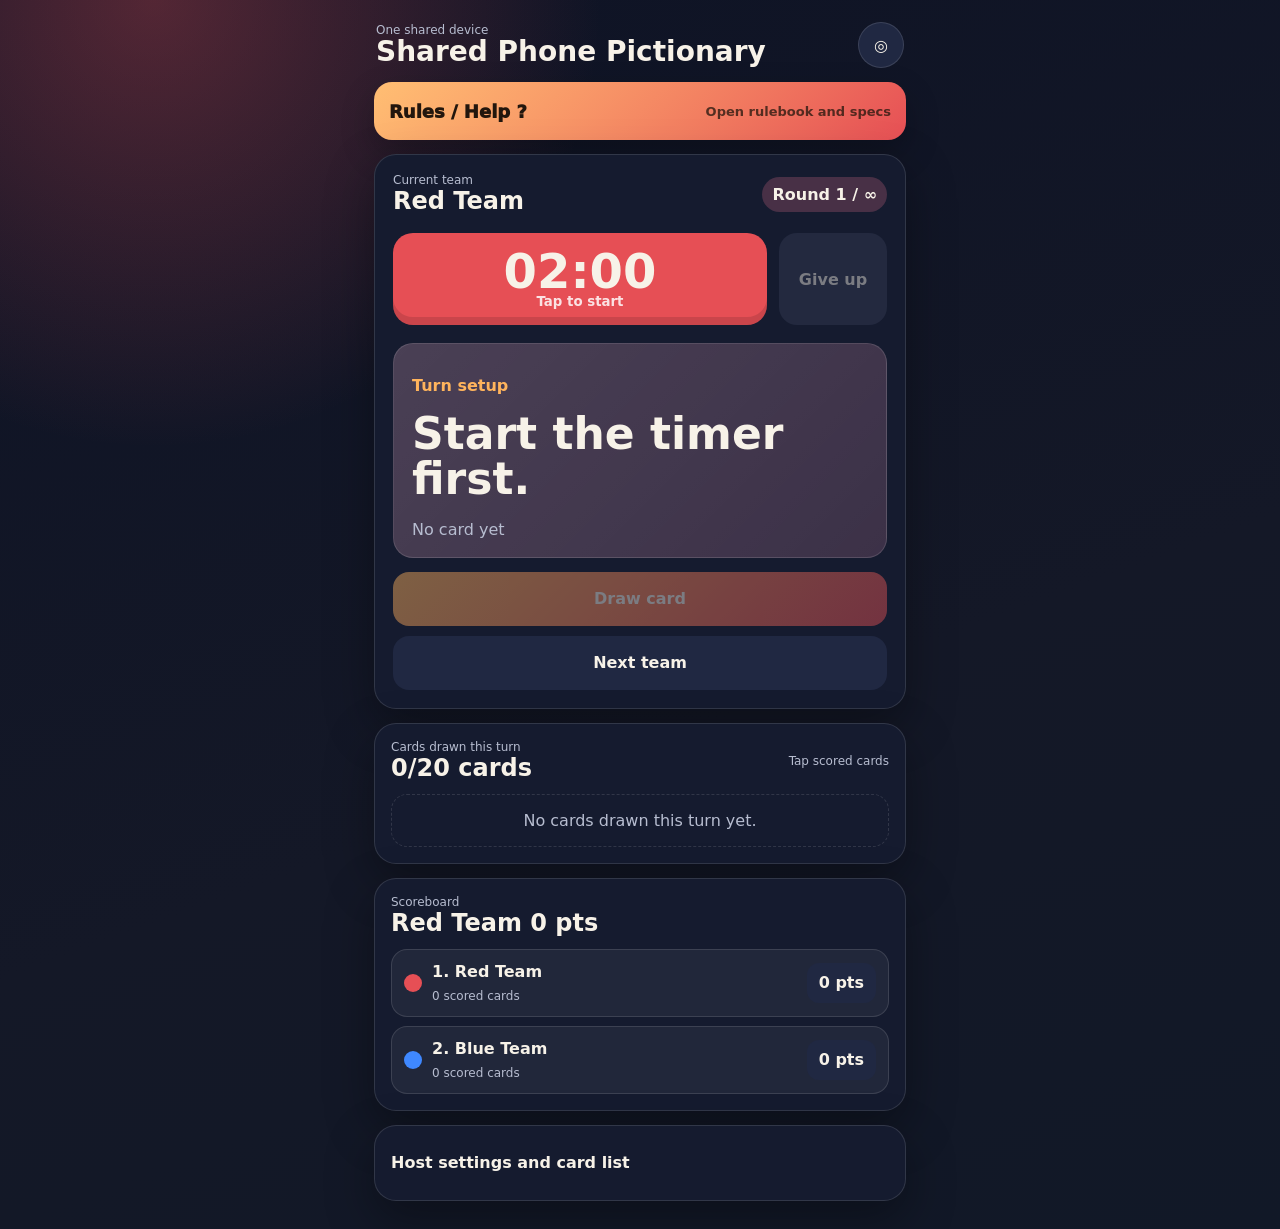
<file: index.html>
<!doctype html>
<html lang="en">
  <head>
    <meta charset="utf-8" />
    <meta name="viewport" content="width=device-width, initial-scale=1, viewport-fit=cover" />
    <meta name="theme-color" content="#0e1325" />
    <title>Shared Phone Pictionary</title>
    <link rel="stylesheet" href="styles.css?v=20260805-mobile-guide" />
  </head>
  <body>
    <main class="app" id="app">
      <section class="hero">
        <div>
          <p class="kicker">One shared device</p>
          <h1>Shared Phone Pictionary</h1>
        </div>
        <div class="hero-actions">
          <button class="icon-button" id="themeButton" type="button" aria-label="Switch team color">◎</button>
        </div>
      </section>

      <a class="rules-banner" href="rules.html" target="_blank" aria-label="Open rules and specifications in a separate page">
        <strong>Rules / Help ?</strong>
        <span>Open rulebook and specs</span>
      </a>

      <section class="turn-card" aria-live="polite">
        <div class="turn-top">
          <div>
            <p class="label">Current team</p>
            <h2 id="currentTeam">Red Team</h2>
          </div>
          <div class="round-pill" id="roundStatus">Round 1</div>
        </div>

        <div class="timer-row">
          <button class="timer" id="timerButton" type="button" aria-label="Start or pause timer">
            <span id="timeLeft">02:00</span>
            <small id="timerHint">Tap to start</small>
          </button>
          <button class="give-up" id="giveUpButton" type="button">Give up</button>
        </div>

        <article class="prompt" id="promptPanel">
          <div class="prompt-image" id="promptImage" hidden></div>
          <p id="promptCategory">Start the timer, then draw cards.</p>
          <h3 id="promptText">Ready</h3>
          <div class="prompt-meta">
            <span id="promptDifficulty">Not started</span>
            <strong id="promptScore">0 pts</strong>
          </div>
        </article>

        <button class="primary" id="drawButton" type="button" disabled>Draw card</button>
        <button class="secondary" id="nextButton" type="button">Next team</button>
      </section>

      <section class="panel">
        <div class="panel-head">
          <div>
            <p class="label">Cards drawn this turn</p>
            <h2><span id="turnCount">0</span>/<span id="turnLimit">20</span> cards</h2>
          </div>
          <span class="subtle">Tap scored cards</span>
        </div>
        <div class="drawn-list" id="drawnList"></div>
      </section>

      <section class="panel">
        <div class="panel-head">
          <div>
            <p class="label">Scoreboard</p>
            <h2 id="leaderTitle">Red Team starts</h2>
          </div>
        </div>
        <div class="scoreboard" id="scoreboard"></div>
      </section>

      <details class="host">
        <summary>Host settings and card list</summary>
        <div class="host-note">
          Defaults now reset old saved settings on this device. Custom card edits still save on this browser.
        </div>
        <div class="host-grid">
          <label>Teams
            <input id="teamCountInput" type="number" min="2" max="8" value="2" />
          </label>
          <label>Cards per turn
            <input id="limitInput" type="number" min="1" max="30" value="20" />
          </label>
          <label>Seconds
            <input id="timeInput" type="number" min="15" max="600" value="120" />
          </label>
          <label>Rounds
            <select id="roundInput">
              <option value="0">Unlimited</option>
              <option value="1">1 round</option>
              <option value="2">2 rounds</option>
              <option value="3">3 rounds</option>
              <option value="5">5 rounds</option>
            </select>
          </label>
        </div>
        <div class="host-actions">
          <button id="applySettings" type="button">Apply settings</button>
          <button id="resetGame" type="button">Reset game</button>
          <button id="resetDefaults" type="button">Reset to default setup</button>
        </div>

        <div class="team-editor">
          <p class="label">Team names</p>
          <div id="teamNameList"></div>
        </div>

        <div class="library">
          <div class="panel-head">
            <div>
              <p class="label">Card library</p>
              <h2><span id="libraryCount">2300</span> cards</h2>
            </div>
          </div>
          <input id="cardSearch" type="search" placeholder="Search cards" />
          <div class="card-form">
            <input id="newCardText" type="text" placeholder="New prompt" />
            <select id="newCardCategory"></select>
            <select id="newCardScore"></select>
            <button id="addCard" type="button">Add card</button>
          </div>
          <div class="library-list" id="libraryList"></div>
        </div>
      </details>
    </main>
    <script src="app.js?v=20260805-stable-images"></script>
  </body>
</html>
</file>
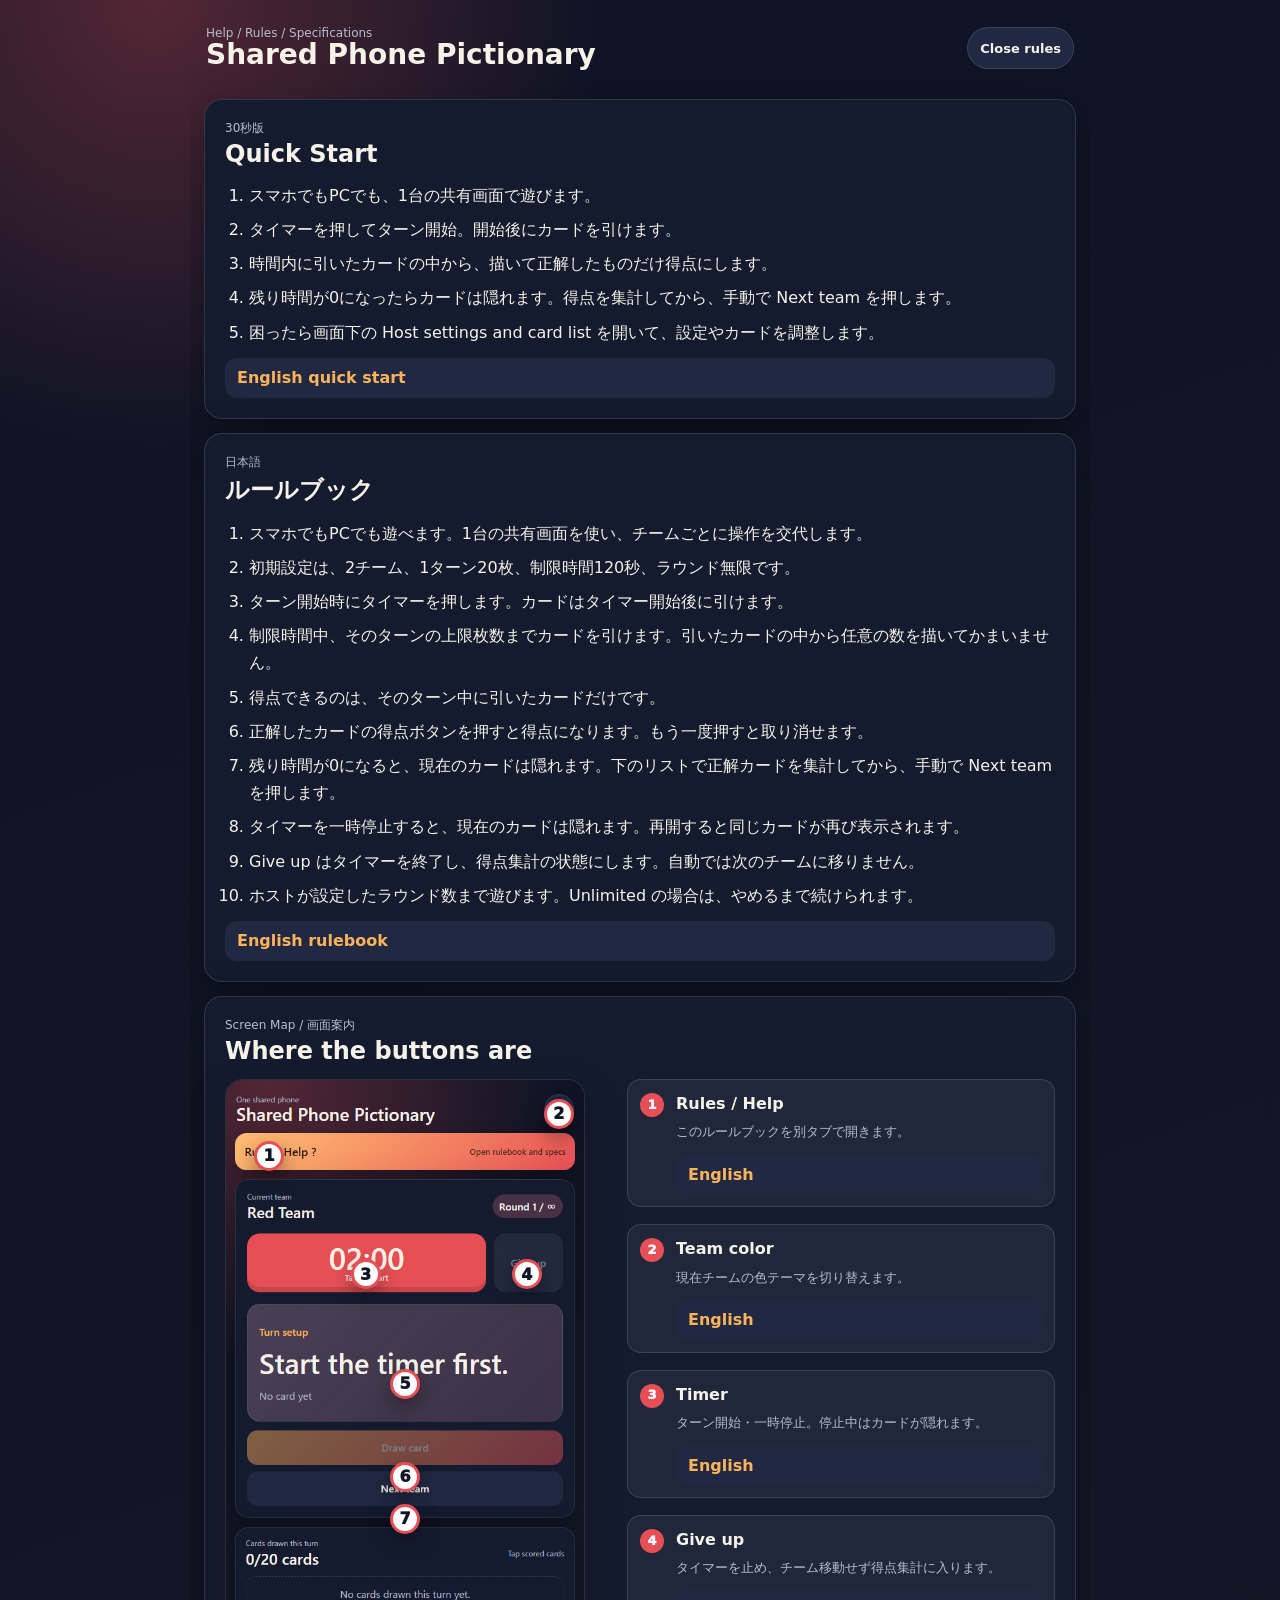
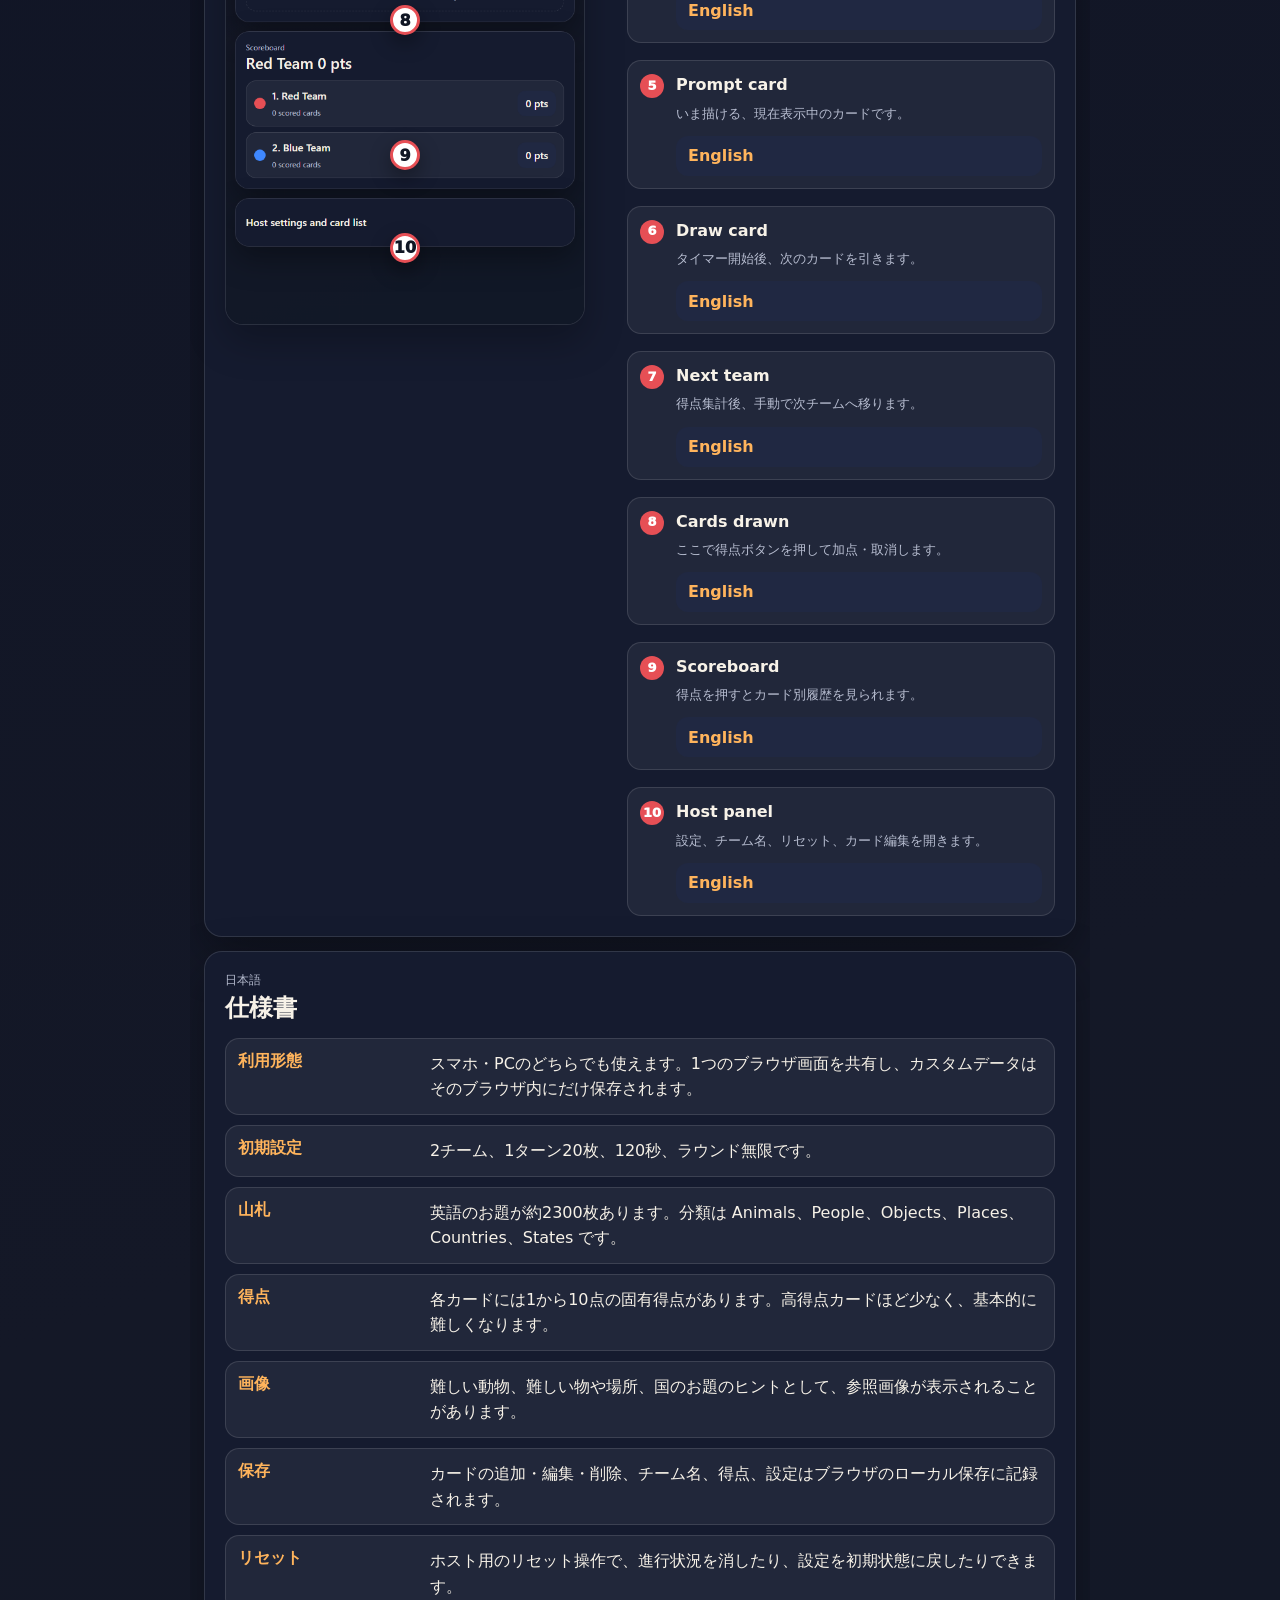
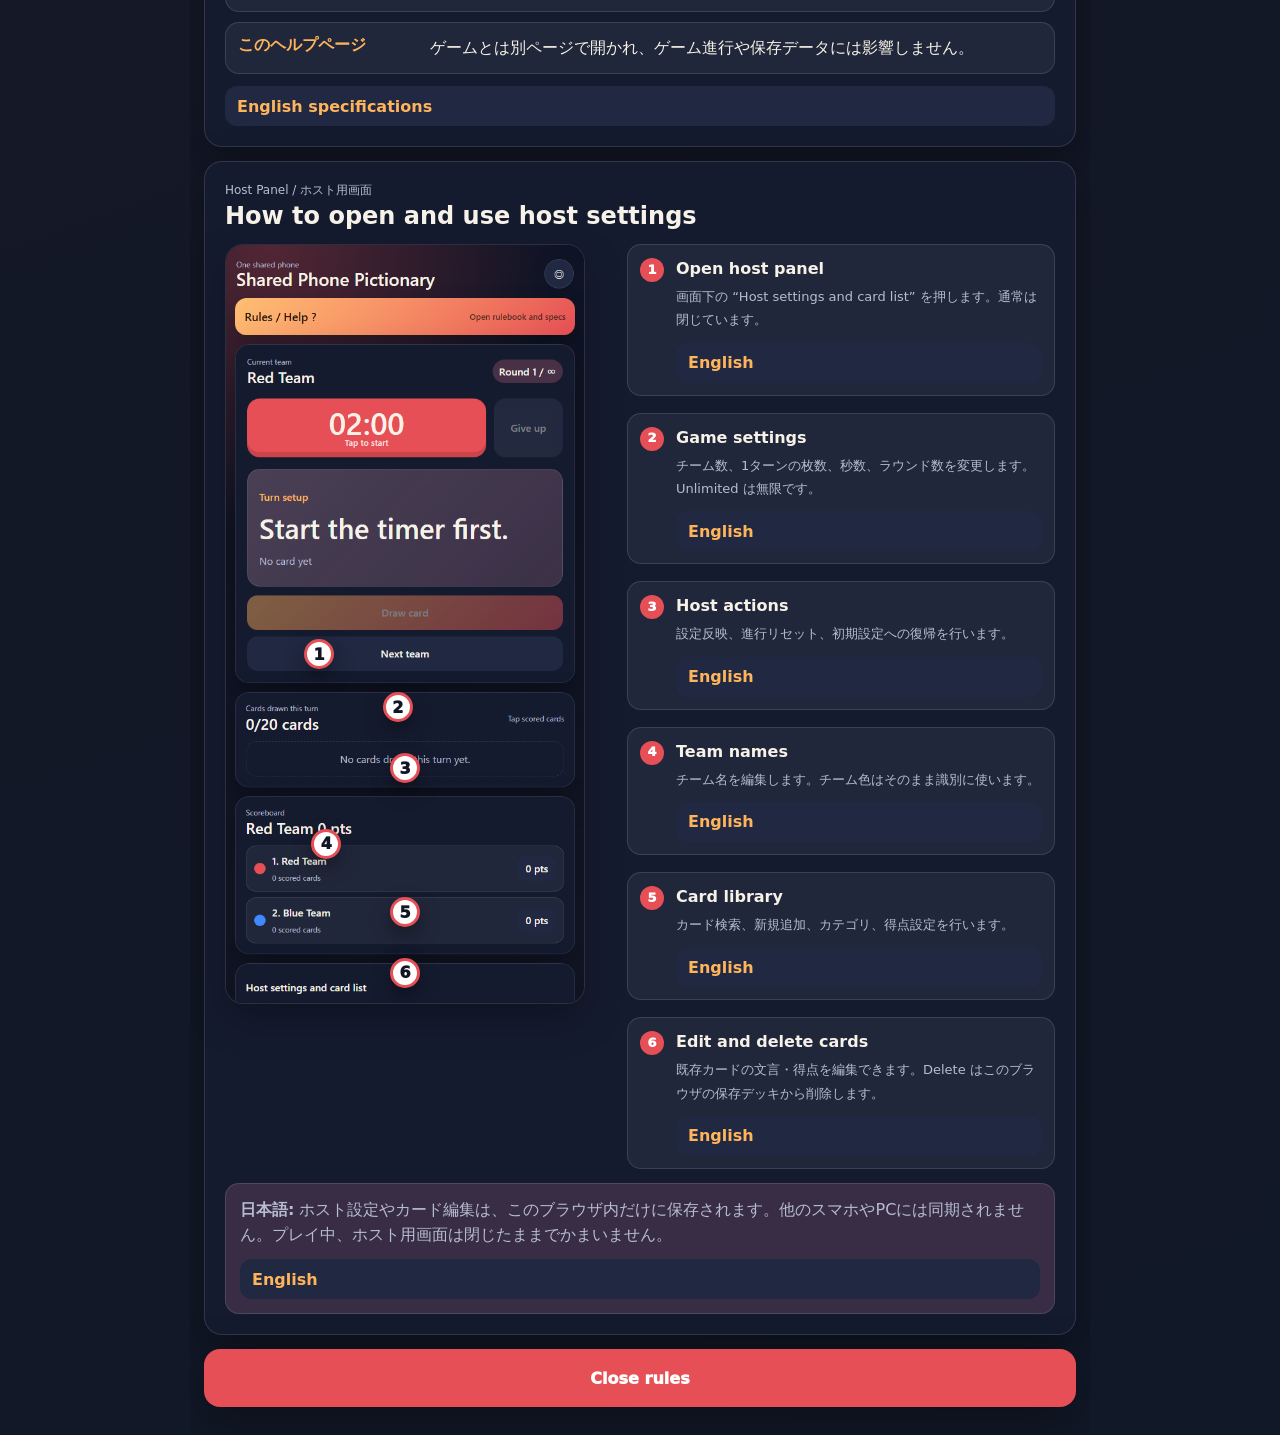
<file: rules.html>
<!doctype html>
<html lang="en">
  <head>
    <meta charset="utf-8" />
    <meta name="viewport" content="width=device-width, initial-scale=1, viewport-fit=cover" />
    <meta name="theme-color" content="#0e1325" />
    <title>Rules and Specs / ルールと仕様</title>
    <link rel="stylesheet" href="styles.css?v=20260805-mobile-guide" />
  </head>
  <body>
    <main class="app rules-page">
      <section class="hero rules-hero">
        <div>
          <p class="kicker">Help / Rules / Specifications</p>
          <h1>Shared Phone Pictionary</h1>
        </div>
        <button class="help-button return-to-game" type="button">Close rules</button>
      </section>

      <section class="rules-section quick-start">
        <p class="label">30秒版</p>
        <h2>Quick Start</h2>
        <ol>
          <li>スマホでもPCでも、1台の共有画面で遊びます。</li>
          <li>タイマーを押してターン開始。開始後にカードを引けます。</li>
          <li>時間内に引いたカードの中から、描いて正解したものだけ得点にします。</li>
          <li>残り時間が0になったらカードは隠れます。得点を集計してから、手動で Next team を押します。</li>
          <li>困ったら画面下の Host settings and card list を開いて、設定やカードを調整します。</li>
        </ol>
        <details class="language-toggle">
          <summary>English quick start</summary>
          <ol>
            <li>Play on one shared phone, tablet, or PC screen.</li>
            <li>Tap the timer to start a turn. Cards can be drawn after the timer starts.</li>
            <li>During the turn, score only the drawn cards that were successfully guessed.</li>
            <li>When time reaches 0, the card is hidden. Score the turn, then tap Next team manually.</li>
            <li>Open Host settings and card list at the bottom if you need to change settings or edit cards.</li>
          </ol>
        </details>
      </section>

      <section class="rules-section">
        <p class="label">日本語</p>
        <h2>ルールブック</h2>
        <ol>
          <li>スマホでもPCでも遊べます。1台の共有画面を使い、チームごとに操作を交代します。</li>
          <li>初期設定は、2チーム、1ターン20枚、制限時間120秒、ラウンド無限です。</li>
          <li>ターン開始時にタイマーを押します。カードはタイマー開始後に引けます。</li>
          <li>制限時間中、そのターンの上限枚数までカードを引けます。引いたカードの中から任意の数を描いてかまいません。</li>
          <li>得点できるのは、そのターン中に引いたカードだけです。</li>
          <li>正解したカードの得点ボタンを押すと得点になります。もう一度押すと取り消せます。</li>
          <li>残り時間が0になると、現在のカードは隠れます。下のリストで正解カードを集計してから、手動で Next team を押します。</li>
          <li>タイマーを一時停止すると、現在のカードは隠れます。再開すると同じカードが再び表示されます。</li>
          <li>Give up はタイマーを終了し、得点集計の状態にします。自動では次のチームに移りません。</li>
          <li>ホストが設定したラウンド数まで遊びます。Unlimited の場合は、やめるまで続けられます。</li>
        </ol>
        <details class="language-toggle">
          <summary>English rulebook</summary>
          <ol>
            <li>Play on a phone or a PC. Use one shared screen and let teams take turns controlling it.</li>
            <li>The default setup is 2 teams, 20 cards per turn, 120 seconds, and unlimited rounds.</li>
            <li>At the start of a turn, tap the timer. Cards can be drawn only after the timer starts.</li>
            <li>During the turn, draw up to the card limit. The team may attempt any number of the cards drawn that turn.</li>
            <li>Only cards drawn during the current turn may be scored.</li>
            <li>Tap a card's point button when that card was successfully drawn and guessed. Tap it again to remove the score.</li>
            <li>When time reaches 0, the current card is hidden. Score the successful cards below, then tap Next team manually.</li>
            <li>If the timer is paused, the current card is hidden. Resume the timer to show the same card again.</li>
            <li>Give up ends the timer and moves the turn to the scoring step. It does not automatically change teams.</li>
            <li>The game continues until the host's round limit is reached. If rounds are Unlimited, play continues until the group stops.</li>
          </ol>
        </details>
      </section>

      <section class="rules-section">
        <p class="label">Screen Map / 画面案内</p>
        <h2>Where the buttons are</h2>
        <div class="screen-guide">
          <div class="screenshot-frame">
            <img src="assets/game-screen.png" alt="Main game screen with numbered button locations" />
            <span class="callout" style="--x: 12%; --y: 9%;">1</span>
            <span class="callout" style="--x: 93%; --y: 4%;">2</span>
            <span class="callout" style="--x: 39%; --y: 23%;">3</span>
            <span class="callout" style="--x: 84%; --y: 23%;">4</span>
            <span class="callout" style="--x: 50%; --y: 36%;">5</span>
            <span class="callout" style="--x: 50%; --y: 47%;">6</span>
            <span class="callout" style="--x: 50%; --y: 52%;">7</span>
            <span class="callout" style="--x: 50%; --y: 64%;">8</span>
            <span class="callout" style="--x: 50%; --y: 80%;">9</span>
            <span class="callout" style="--x: 50%; --y: 91%;">10</span>
          </div>
          <ol class="guide-list">
            <li><strong>Rules / Help</strong><span>このルールブックを別タブで開きます。</span><details class="inline-english"><summary>English</summary><p>Open this rulebook in a separate tab.</p></details></li>
            <li><strong>Team color</strong><span>現在チームの色テーマを切り替えます。</span><details class="inline-english"><summary>English</summary><p>Switch the visual theme for the current team.</p></details></li>
            <li><strong>Timer</strong><span>ターン開始・一時停止。停止中はカードが隠れます。</span><details class="inline-english"><summary>English</summary><p>Start or pause the turn. Pausing hides the current card.</p></details></li>
            <li><strong>Give up</strong><span>タイマーを止め、チーム移動せず得点集計に入ります。</span><details class="inline-english"><summary>English</summary><p>End the timer and move to scoring without changing teams.</p></details></li>
            <li><strong>Prompt card</strong><span>いま描ける、現在表示中のカードです。</span><details class="inline-english"><summary>English</summary><p>The only card currently visible for drawing.</p></details></li>
            <li><strong>Draw card</strong><span>タイマー開始後、次のカードを引きます。</span><details class="inline-english"><summary>English</summary><p>Draw another card after the timer starts.</p></details></li>
            <li><strong>Next team</strong><span>得点集計後、手動で次チームへ移ります。</span><details class="inline-english"><summary>English</summary><p>Move manually to the next team after scoring.</p></details></li>
            <li><strong>Cards drawn</strong><span>ここで得点ボタンを押して加点・取消します。</span><details class="inline-english"><summary>English</summary><p>Tap point buttons here to add or remove scores.</p></details></li>
            <li><strong>Scoreboard</strong><span>得点を押すとカード別履歴を見られます。</span><details class="inline-english"><summary>English</summary><p>Tap a score to see card-by-card history.</p></details></li>
            <li><strong>Host panel</strong><span>設定、チーム名、リセット、カード編集を開きます。</span><details class="inline-english"><summary>English</summary><p>Open settings, team names, reset controls, and card editing.</p></details></li>
          </ol>
        </div>
      </section>

      <section class="rules-section">
        <p class="label">日本語</p>
        <h2>仕様書</h2>
        <dl class="spec-list">
          <div><dt>利用形態</dt><dd>スマホ・PCのどちらでも使えます。1つのブラウザ画面を共有し、カスタムデータはそのブラウザ内にだけ保存されます。</dd></div>
          <div><dt>初期設定</dt><dd>2チーム、1ターン20枚、120秒、ラウンド無限です。</dd></div>
          <div><dt>山札</dt><dd>英語のお題が約2300枚あります。分類は Animals、People、Objects、Places、Countries、States です。</dd></div>
          <div><dt>得点</dt><dd>各カードには1から10点の固有得点があります。高得点カードほど少なく、基本的に難しくなります。</dd></div>
          <div><dt>画像</dt><dd>難しい動物、難しい物や場所、国のお題のヒントとして、参照画像が表示されることがあります。</dd></div>
          <div><dt>保存</dt><dd>カードの追加・編集・削除、チーム名、得点、設定はブラウザのローカル保存に記録されます。</dd></div>
          <div><dt>リセット</dt><dd>ホスト用のリセット操作で、進行状況を消したり、設定を初期状態に戻したりできます。</dd></div>
          <div><dt>このヘルプページ</dt><dd>ゲームとは別ページで開かれ、ゲーム進行や保存データには影響しません。</dd></div>
        </dl>
        <details class="language-toggle">
          <summary>English specifications</summary>
          <dl class="spec-list">
            <div><dt>Device model</dt><dd>Works on phones and PCs. Use one shared browser screen. Custom data is saved only in that browser.</dd></div>
            <div><dt>Default settings</dt><dd>2 teams, 20 cards per turn, 120 seconds, unlimited rounds.</dd></div>
            <div><dt>Deck</dt><dd>About 2,300 English prompts across Animals, People, Objects, Places, Countries, and States.</dd></div>
            <div><dt>Scoring</dt><dd>Each card has a 1-10 point score. Higher scores are rarer and generally harder.</dd></div>
            <div><dt>Images</dt><dd>Reference images may appear for difficult animals, difficult objects or places, and country clues.</dd></div>
            <div><dt>Persistence</dt><dd>Card additions, edits, deletions, team names, scores, and settings are stored in local browser storage.</dd></div>
            <div><dt>Reset</dt><dd>Host reset controls can clear progress and return settings to the default setup.</dd></div>
            <div><dt>This help page</dt><dd>This page opens separately and does not read or change the game state.</dd></div>
          </dl>
        </details>
      </section>

      <section class="rules-section">
        <p class="label">Host Panel / ホスト用画面</p>
        <h2>How to open and use host settings</h2>
        <div class="screen-guide host-guide">
          <div class="screenshot-frame host-shot">
            <img src="assets/host-screen.png" alt="Host settings panel with numbered control locations" />
            <span class="callout" style="--x: 26%; --y: 54%;">1</span>
            <span class="callout" style="--x: 48%; --y: 61%;">2</span>
            <span class="callout" style="--x: 50%; --y: 69%;">3</span>
            <span class="callout" style="--x: 28%; --y: 79%;">4</span>
            <span class="callout" style="--x: 50%; --y: 88%;">5</span>
            <span class="callout" style="--x: 50%; --y: 96%;">6</span>
          </div>
          <ol class="guide-list">
            <li><strong>Open host panel</strong><span>画面下の “Host settings and card list” を押します。通常は閉じています。</span><details class="inline-english"><summary>English</summary><p>Tap “Host settings and card list” at the bottom of the game screen. It is closed by default.</p></details></li>
            <li><strong>Game settings</strong><span>チーム数、1ターンの枚数、秒数、ラウンド数を変更します。Unlimited は無限です。</span><details class="inline-english"><summary>English</summary><p>Change team count, cards per turn, seconds, and round limit. Rounds set to Unlimited means endless play.</p></details></li>
            <li><strong>Host actions</strong><span>設定反映、進行リセット、初期設定への復帰を行います。</span><details class="inline-english"><summary>English</summary><p>Apply settings, reset current progress, or return the browser to the default setup.</p></details></li>
            <li><strong>Team names</strong><span>チーム名を編集します。チーム色はそのまま識別に使います。</span><details class="inline-english"><summary>English</summary><p>Edit team names. The team color remains the team identity.</p></details></li>
            <li><strong>Card library</strong><span>カード検索、新規追加、カテゴリ、得点設定を行います。</span><details class="inline-english"><summary>English</summary><p>Search cards, add new cards, choose category, and choose point value.</p></details></li>
            <li><strong>Edit and delete cards</strong><span>既存カードの文言・得点を編集できます。Delete はこのブラウザの保存デッキから削除します。</span><details class="inline-english"><summary>English</summary><p>Existing card text and score can be edited. Delete removes the card from this browser’s saved deck.</p></details></li>
          </ol>
        </div>
        <div class="host-spec-note">
          <p><strong>日本語:</strong> ホスト設定やカード編集は、このブラウザ内だけに保存されます。他のスマホやPCには同期されません。プレイ中、ホスト用画面は閉じたままでかまいません。</p>
          <details class="inline-english">
            <summary>English</summary>
            <p>Host changes are saved in this browser only. They do not sync to other phones or PCs. The host panel does not need to stay open during play.</p>
          </details>
        </div>
      </section>

      <section class="rules-closed" id="rulesClosed" hidden>
        <p class="label">Rules closed</p>
        <h2>Return to the game tab</h2>
        <p>This rulebook did not change the game. You can close this tab or switch back to the original game tab.</p>
        <p>ルールブックはゲームに影響していません。このタブを閉じるか、元のゲームタブに戻ってください。</p>
      </section>

      <button class="return-bar return-to-game" type="button">Close rules</button>
    </main>
    <script>
      function showClosedMessage() {
        document.querySelectorAll(".rules-section, .rules-hero, .return-bar").forEach((item) => {
          item.hidden = true;
        });
        document.getElementById("rulesClosed").hidden = false;
        document.title = "Rules closed / ルールブックを閉じました";
      }

      document.querySelectorAll(".return-to-game").forEach((button) => {
        button.addEventListener("click", () => {
          if (window.opener && !window.opener.closed) {
            window.opener.focus();
            window.close();
            window.setTimeout(() => {
              if (!window.closed) showClosedMessage();
            }, 150);
            return;
          }
          showClosedMessage();
        });
      });
    </script>
  </body>
</html>
</file>
<file: styles.css>
:root {
  --bg: #0e1325;
  --surface: #171d33;
  --surface-2: #202842;
  --text: #f7f2e8;
  --muted: #b7bdd0;
  --accent: #e64f55;
  --accent-2: #ffb45c;
  --line: rgba(255, 255, 255, 0.12);
  --shadow: 0 18px 48px rgba(0, 0, 0, 0.34);
  font-family: system-ui, -apple-system, BlinkMacSystemFont, "Segoe UI", sans-serif;
}

* {
  box-sizing: border-box;
}

body {
  margin: 0;
  min-height: 100vh;
  overflow-x: hidden;
  background:
    radial-gradient(circle at 12% 0%, color-mix(in srgb, var(--accent) 32%, transparent), transparent 28rem),
    linear-gradient(160deg, var(--bg), #141827 58%, #111827);
  color: var(--text);
}

button,
input,
select {
  font: inherit;
}

button {
  border: 0;
  color: inherit;
  cursor: pointer;
}

button:disabled {
  cursor: not-allowed;
  opacity: 0.45;
}

.app {
  width: min(100%, 560px);
  margin: 0 auto;
  padding: max(16px, env(safe-area-inset-top)) 14px max(28px, env(safe-area-inset-bottom));
}

.hero {
  display: flex;
  align-items: center;
  justify-content: space-between;
  gap: 12px;
  padding: 6px 2px 14px;
}

.kicker,
.label,
.subtle {
  margin: 0;
  color: var(--muted);
  font-size: 12px;
  letter-spacing: 0;
}

h1,
h2,
h3,
p {
  margin-top: 0;
}

h1 {
  margin-bottom: 0;
  font-size: 28px;
  line-height: 1.1;
}

h2 {
  margin-bottom: 0;
  font-size: 24px;
}

.icon-button {
  width: 46px;
  height: 46px;
  border-radius: 50%;
  background: var(--surface-2);
  box-shadow: inset 0 0 0 1px var(--line);
}

.hero-actions {
  display: flex;
  align-items: center;
  gap: 8px;
  flex-shrink: 0;
}

.help-button {
  min-height: 42px;
  display: inline-flex;
  align-items: center;
  justify-content: center;
  padding: 0 13px;
  border-radius: 999px;
  background: var(--surface-2);
  box-shadow: inset 0 0 0 1px var(--line);
  color: var(--text);
  font-size: 13px;
  font-weight: 900;
  text-decoration: none;
  white-space: nowrap;
}

.help-button.return-to-game {
  border: 0;
  cursor: pointer;
}

.rules-banner {
  min-height: 58px;
  margin-bottom: 14px;
  padding: 12px 15px;
  display: flex;
  align-items: center;
  justify-content: space-between;
  gap: 12px;
  border-radius: 18px;
  background: linear-gradient(135deg, color-mix(in srgb, var(--accent-2) 86%, white), var(--accent));
  color: #22160d;
  box-shadow: 0 14px 34px rgba(0, 0, 0, 0.24);
  text-decoration: none;
}

.rules-banner strong {
  font-size: 18px;
  font-weight: 950;
}

.rules-banner span {
  color: rgba(34, 22, 13, 0.76);
  font-size: 13px;
  font-weight: 850;
  text-align: right;
}

.turn-card,
.panel,
.host {
  background: color-mix(in srgb, var(--surface) 92%, black);
  border: 1px solid var(--line);
  border-radius: 22px;
  box-shadow: var(--shadow);
}

.turn-card {
  padding: 18px;
}

.turn-top,
.timer-row,
.panel-head,
.host-actions {
  display: flex;
  align-items: center;
  justify-content: space-between;
  gap: 12px;
}

.round-pill {
  min-width: 56px;
  padding: 8px 10px;
  border-radius: 999px;
  background: color-mix(in srgb, var(--accent) 20%, var(--surface-2));
  text-align: center;
  font-weight: 800;
}

.timer-row {
  margin: 18px 0;
}

.timer {
  flex: 1;
  min-height: 92px;
  border-radius: 20px;
  background: var(--accent);
  box-shadow: inset 0 -8px 0 rgba(0, 0, 0, 0.12);
  display: grid;
  place-content: center;
}

.timer span {
  display: block;
  font-size: 48px;
  font-weight: 900;
  line-height: 0.95;
}

.timer small {
  color: rgba(255, 255, 255, 0.84);
  font-weight: 700;
}

.give-up {
  width: 108px;
  min-height: 92px;
  border-radius: 18px;
  background: #343b53;
  font-weight: 800;
}

.prompt {
  min-height: 184px;
  padding: 18px;
  border-radius: 20px;
  background:
    linear-gradient(135deg, rgba(255, 255, 255, 0.09), rgba(255, 255, 255, 0.02)),
    color-mix(in srgb, var(--accent) 12%, var(--surface-2));
  border: 1px solid var(--line);
}

.prompt-image {
  width: 100%;
  margin-bottom: 14px;
  display: grid;
  grid-template-columns: repeat(auto-fit, minmax(128px, 1fr));
  gap: 10px;
}

.prompt-image figure {
  margin: 0;
  overflow: hidden;
  border-radius: 16px;
  background: rgba(0, 0, 0, 0.18);
  border: 1px solid var(--line);
}

.prompt-image img {
  display: block;
  width: 100%;
  aspect-ratio: 16 / 10;
  object-fit: cover;
}

.prompt-image figcaption {
  padding: 7px 9px;
  color: var(--muted);
  font-size: 12px;
  font-weight: 800;
}

.prompt p {
  color: var(--accent-2);
  font-weight: 800;
}

.prompt h3 {
  margin: 12px 0 18px;
  font-size: clamp(34px, 12vw, 56px);
  line-height: 1.03;
  overflow-wrap: anywhere;
}

.prompt.waiting h3 {
  font-size: clamp(30px, 9vw, 44px);
}

.prompt-meta {
  display: flex;
  justify-content: space-between;
  align-items: center;
  color: var(--muted);
}

.prompt-meta strong {
  color: var(--text);
  font-size: 26px;
}

.prompt.waiting .prompt-meta strong:empty {
  display: none;
}

.primary,
.secondary,
.host-actions button,
.card-form button {
  width: 100%;
  min-height: 54px;
  border-radius: 16px;
  background: var(--surface-2);
  color: var(--text);
  font-weight: 900;
}

.primary {
  margin-top: 14px;
  background: linear-gradient(135deg, var(--accent-2), var(--accent));
  color: var(--text);
}

.secondary {
  margin-top: 10px;
  background: var(--surface-2);
}

.panel,
.host {
  margin-top: 14px;
  padding: 16px;
}

.drawn-list,
.scoreboard,
.library-list {
  display: grid;
  gap: 9px;
  margin-top: 12px;
}

.empty {
  color: var(--muted);
  padding: 16px;
  border: 1px dashed var(--line);
  border-radius: 16px;
  text-align: center;
}

.drawn-card,
.score-row,
.library-item {
  display: grid;
  grid-template-columns: 1fr auto;
  gap: 10px;
  align-items: center;
  padding: 12px;
  border-radius: 16px;
  background: rgba(255, 255, 255, 0.055);
  border: 1px solid var(--line);
}

.drawn-card.scored {
  background: color-mix(in srgb, var(--accent) 26%, var(--surface-2));
  border-color: color-mix(in srgb, var(--accent) 70%, white);
}

.card-title {
  margin: 0 0 4px;
  font-weight: 850;
  overflow-wrap: anywhere;
}

.card-info {
  color: var(--muted);
  font-size: 12px;
}

.score-button,
.detail-button,
.mini-button {
  min-height: 40px;
  padding: 0 12px;
  border-radius: 12px;
  background: var(--surface-2);
  font-weight: 850;
}

.score-button.on {
  background: var(--accent-2);
  color: #25170c;
}

.score-row {
  grid-template-columns: auto 1fr auto;
}

.team-dot {
  width: 18px;
  height: 18px;
  border-radius: 50%;
  background: var(--accent);
}

.score-detail {
  grid-column: 1 / -1;
  display: none;
  color: var(--muted);
  font-size: 13px;
  line-height: 1.6;
}

.score-row.open .score-detail {
  display: block;
}

.host summary {
  cursor: pointer;
  font-weight: 900;
  min-height: 42px;
  display: flex;
  align-items: center;
}

.host-grid,
.card-form {
  display: grid;
  grid-template-columns: repeat(2, 1fr);
  gap: 10px;
  margin-top: 12px;
}

label {
  color: var(--muted);
  font-size: 12px;
  font-weight: 800;
}

input,
select {
  width: 100%;
  min-height: 44px;
  margin-top: 5px;
  border: 1px solid var(--line);
  border-radius: 12px;
  background: #11172a;
  color: var(--text);
  padding: 0 12px;
}

.host-actions {
  margin-top: 12px;
  display: grid;
  grid-template-columns: 1fr;
}

.team-editor,
.library {
  margin-top: 18px;
}

#teamNameList {
  display: grid;
  gap: 8px;
  margin-top: 8px;
}

.team-name-row {
  display: grid;
  grid-template-columns: 26px 1fr;
  gap: 8px;
  align-items: center;
}

.team-name-row i {
  width: 22px;
  height: 22px;
  border-radius: 50%;
  background: var(--team-color);
}

.card-form {
  grid-template-columns: 1fr 0.8fr 0.6fr;
}

.card-form button {
  grid-column: 1 / -1;
}

.library-list {
  max-height: 340px;
  overflow: auto;
  padding-right: 2px;
}

.library-item {
  grid-template-columns: auto 1fr auto auto;
}

.library-item input,
.library-item select {
  margin: 0;
}

.card-number {
  min-width: 72px;
  color: var(--accent-2);
  font-size: 12px;
  font-weight: 900;
}

.finished {
  pointer-events: none;
  opacity: 0.72;
}

.rules-page {
  width: min(100%, 900px);
  overflow-x: hidden;
}

.rules-hero {
  padding-top: 10px;
}

.rules-section,
.rules-closed {
  min-width: 0;
  margin-top: 14px;
  padding: 20px;
  background: color-mix(in srgb, var(--surface) 92%, black);
  border: 1px solid var(--line);
  border-radius: 18px;
  box-shadow: var(--shadow);
}

.return-bar {
  width: 100%;
  min-height: 58px;
  margin-top: 14px;
  border-radius: 16px;
  background: var(--accent);
  color: white;
  font-weight: 950;
  box-shadow: var(--shadow);
}

.rules-section h2 {
  margin: 3px 0 14px;
}

.rules-closed {
  min-height: 70vh;
  display: grid;
  align-content: center;
}

.rules-closed[hidden] {
  display: none;
}

.rules-closed h2 {
  margin: 4px 0 12px;
  font-size: 34px;
}

.rules-closed p {
  margin-bottom: 10px;
  color: var(--muted);
  line-height: 1.6;
}

.rules-section ol {
  margin: 0;
  padding-left: 24px;
  line-height: 1.7;
}

.rules-section li,
.rules-section p,
.rules-section dd,
.guide-list span {
  overflow-wrap: anywhere;
}

.rules-section li + li {
  margin-top: 7px;
}

.screen-guide {
  display: grid;
  grid-template-columns: minmax(0, 360px) minmax(0, 1fr);
  gap: 18px;
  align-items: start;
}

.screenshot-frame {
  position: relative;
  min-width: 0;
  max-width: 100%;
  overflow: hidden;
  border-radius: 18px;
  border: 1px solid var(--line);
  background: #0d1324;
  box-shadow: 0 16px 38px rgba(0, 0, 0, 0.26);
}

.screenshot-frame img {
  display: block;
  width: 100%;
  height: auto;
}

.host-shot {
  max-height: 760px;
  overflow: auto;
}

.callout {
  position: absolute;
  left: var(--x);
  top: var(--y);
  width: 30px;
  height: 30px;
  transform: translate(-50%, -50%);
  display: grid;
  place-items: center;
  border-radius: 50%;
  background: #ffffff;
  color: #101624;
  border: 3px solid var(--accent);
  font-weight: 950;
  box-shadow: 0 8px 20px rgba(0, 0, 0, 0.36);
}

.guide-list {
  display: grid;
  min-width: 0;
  gap: 10px;
  margin: 0;
  padding: 0;
  list-style: none;
  counter-reset: guide;
}

.guide-list li {
  counter-increment: guide;
  position: relative;
  padding: 12px 12px 12px 48px;
  border-radius: 14px;
  background: rgba(255, 255, 255, 0.055);
  border: 1px solid var(--line);
  line-height: 1.45;
}

.guide-list li::before {
  content: counter(guide);
  position: absolute;
  left: 12px;
  top: 13px;
  width: 24px;
  height: 24px;
  display: grid;
  place-items: center;
  border-radius: 50%;
  background: var(--accent);
  color: white;
  font-size: 13px;
  font-weight: 950;
}

.guide-list strong {
  display: block;
  margin-bottom: 4px;
}

.guide-list span {
  color: var(--muted);
  font-size: 13px;
}

.host-spec-note {
  margin-top: 14px;
  padding: 14px;
  border-radius: 14px;
  background: color-mix(in srgb, var(--accent) 12%, var(--surface-2));
  border: 1px solid var(--line);
}

.host-spec-note p {
  margin: 0;
  color: var(--muted);
  line-height: 1.55;
}

.host-spec-note p + p {
  margin-top: 8px;
}

.language-toggle,
.inline-english {
  margin-top: 12px;
}

.language-toggle summary,
.inline-english summary {
  min-height: 40px;
  display: flex;
  align-items: center;
  padding: 0 12px;
  border-radius: 12px;
  background: var(--surface-2);
  color: var(--accent-2);
  font-weight: 900;
  cursor: pointer;
}

.language-toggle ol,
.language-toggle .spec-list,
.inline-english p {
  margin-top: 10px;
}

.inline-english p {
  color: var(--muted);
  font-size: 13px;
  line-height: 1.55;
}

.spec-list {
  display: grid;
  gap: 10px;
  margin: 0;
}

.spec-list div {
  display: grid;
  grid-template-columns: 180px 1fr;
  gap: 12px;
  padding: 12px;
  border-radius: 14px;
  background: rgba(255, 255, 255, 0.055);
  border: 1px solid var(--line);
}

.spec-list dt {
  color: var(--accent-2);
  font-weight: 900;
}

.spec-list dd {
  margin: 0;
  color: var(--text);
  line-height: 1.6;
}

@media (max-width: 760px) {
  .rules-page {
    width: 100vw;
    max-width: 100vw;
    margin: 0;
    padding-left: 10px;
    padding-right: 10px;
  }

  .rules-page * {
    min-width: 0;
  }

  .rules-hero {
    align-items: flex-start;
  }

  .rules-hero h1 {
    font-size: 24px;
  }

  .rules-section,
  .rules-closed {
    width: 100%;
    max-width: 100%;
    padding: 14px;
    border-radius: 16px;
  }

  .rules-section ol {
    padding-left: 18px;
  }

  .screen-guide {
    grid-template-columns: 1fr;
    gap: 14px;
  }

  .screenshot-frame {
    width: min(100%, 420px);
    margin: 0 auto;
  }

  .host-shot {
    max-height: 62vh;
  }

  .callout {
    width: 26px;
    height: 26px;
    border-width: 2px;
    font-size: 12px;
  }

  .guide-list li {
    padding: 11px 11px 11px 44px;
  }

  .guide-list span,
  .host-spec-note p {
    font-size: 12px;
  }

  .rules-section li,
  .rules-section p,
  .rules-section dd,
  .guide-list span,
  .inline-english p {
    word-break: auto-phrase;
    overflow-wrap: anywhere;
  }

  .spec-list div {
    grid-template-columns: 1fr;
  }
}

@media (max-width: 380px) {
  .timer span {
    font-size: 40px;
  }

  .give-up {
    width: 92px;
  }

  .host-grid {
    grid-template-columns: 1fr;
  }

  .library-item {
    grid-template-columns: 1fr auto;
  }

  .library-item input {
    grid-column: 1 / -1;
  }

  .hero {
    align-items: flex-start;
  }

  .hero-actions {
    flex-direction: column;
  }

  .rules-hero {
    gap: 8px;
  }
}
</file>
